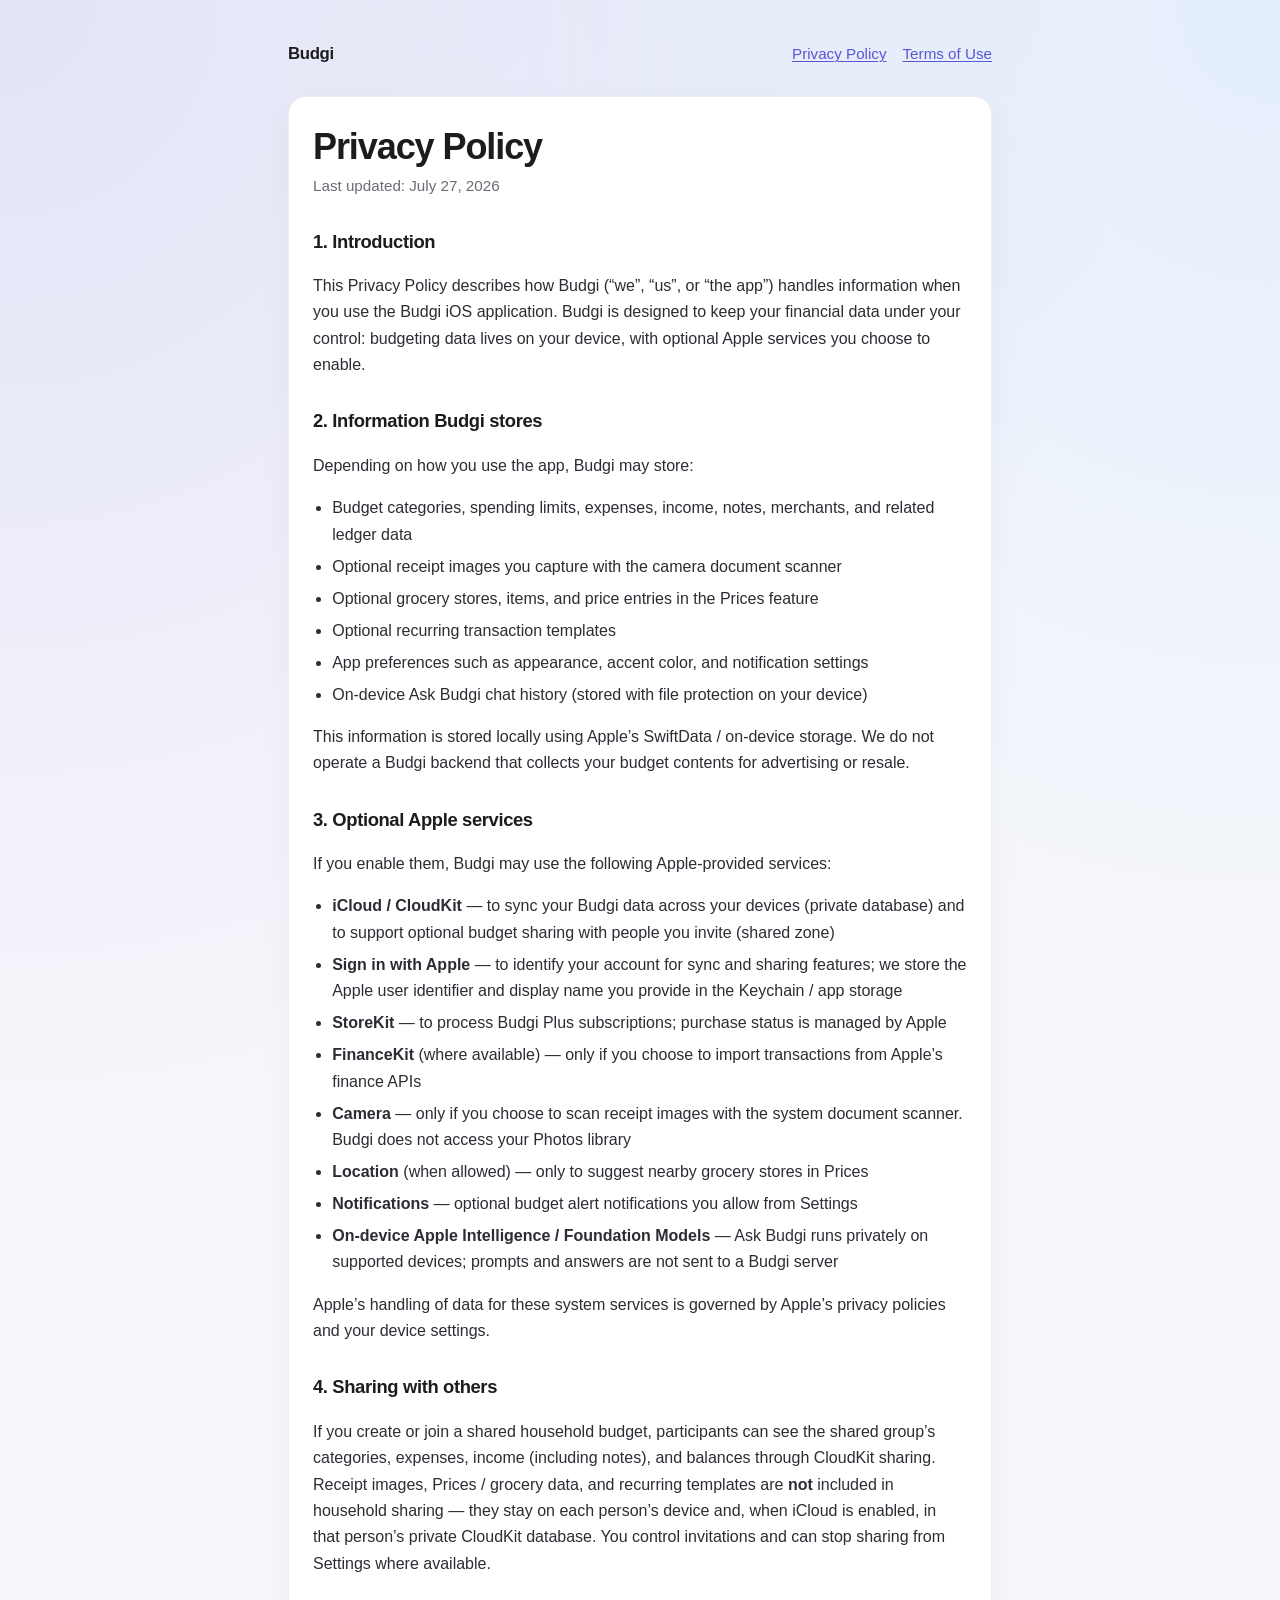
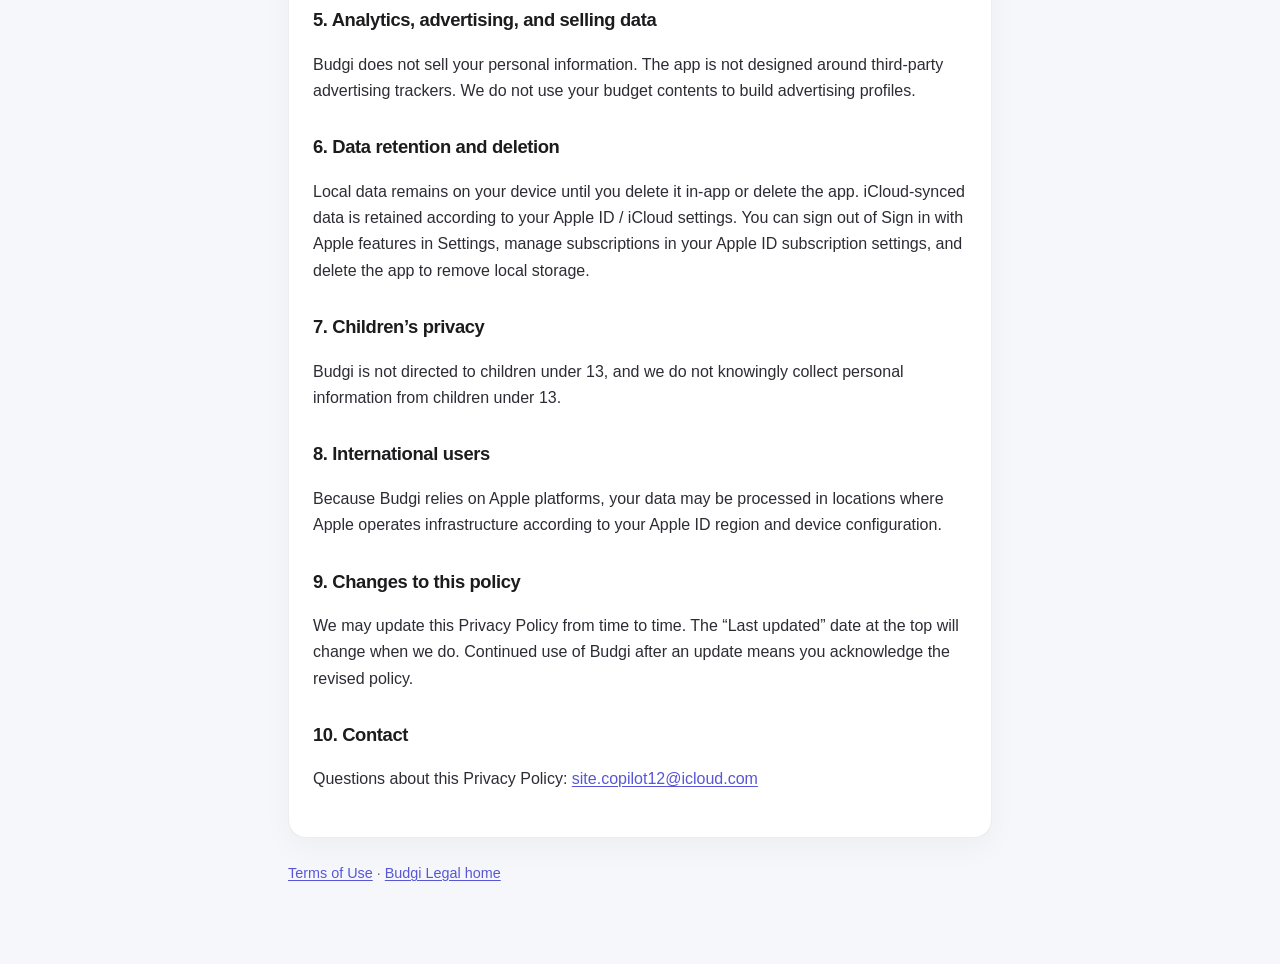
<file: index.html>
<!DOCTYPE html>
<html lang="en">
<head>
  <meta charset="UTF-8" />
  <meta name="viewport" content="width=device-width, initial-scale=1.0" />
  <title>Budgi Privacy Policy</title>
  <meta name="description" content="Privacy Policy for the Budgi budgeting iOS app." />
  <link rel="stylesheet" href="../styles.css" />
</head>
<body>
  <main class="wrap">
    <header class="site-header">
      <a class="brand" href="../">Budgi</a>
      <nav class="nav">
        <a href="../privacy/">Privacy Policy</a>
        <a href="../terms/">Terms of Use</a>
      </nav>
    </header>
    <article class="card">
      <h1>Privacy Policy</h1>
      <p class="meta">Last updated: July 27, 2026</p>
      <h2>1. Introduction</h2>
      <p>
        This Privacy Policy describes how Budgi (“we”, “us”, or “the app”) handles information when you
        use the Budgi iOS application. Budgi is designed to keep your financial data under your control:
        budgeting data lives on your device, with optional Apple services you choose to enable.
      </p>
      <h2>2. Information Budgi stores</h2>
      <p>Depending on how you use the app, Budgi may store:</p>
      <ul>
        <li>Budget categories, spending limits, expenses, income, notes, merchants, and related ledger data</li>
        <li>Optional receipt images you capture with the camera document scanner</li>
        <li>Optional grocery stores, items, and price entries in the Prices feature</li>
        <li>Optional recurring transaction templates</li>
        <li>App preferences such as appearance, accent color, and notification settings</li>
        <li>On-device Ask Budgi chat history (stored with file protection on your device)</li>
      </ul>
      <p>
        This information is stored locally using Apple’s SwiftData / on-device storage. We do not operate
        a Budgi backend that collects your budget contents for advertising or resale.
      </p>
      <h2>3. Optional Apple services</h2>
      <p>If you enable them, Budgi may use the following Apple-provided services:</p>
      <ul>
        <li><strong>iCloud / CloudKit</strong> — to sync your Budgi data across your devices (private database) and to support optional budget sharing with people you invite (shared zone)</li>
        <li><strong>Sign in with Apple</strong> — to identify your account for sync and sharing features; we store the Apple user identifier and display name you provide in the Keychain / app storage</li>
        <li><strong>StoreKit</strong> — to process Budgi Plus subscriptions; purchase status is managed by Apple</li>
        <li><strong>FinanceKit</strong> (where available) — only if you choose to import transactions from Apple’s finance APIs</li>
        <li><strong>Camera</strong> — only if you choose to scan receipt images with the system document scanner. Budgi does not access your Photos library</li>
        <li><strong>Location</strong> (when allowed) — only to suggest nearby grocery stores in Prices</li>
        <li><strong>Notifications</strong> — optional budget alert notifications you allow from Settings</li>
        <li><strong>On-device Apple Intelligence / Foundation Models</strong> — Ask Budgi runs privately on supported devices; prompts and answers are not sent to a Budgi server</li>
      </ul>
      <p>
        Apple’s handling of data for these system services is governed by Apple’s privacy policies and
        your device settings.
      </p>
      <h2>4. Sharing with others</h2>
      <p>
        If you create or join a shared household budget, participants can see the shared group’s
        categories, expenses, income (including notes), and balances through CloudKit sharing.
        Receipt images, Prices / grocery data, and recurring templates are <strong>not</strong> included
        in household sharing — they stay on each person’s device and, when iCloud is enabled, in that
        person’s private CloudKit database. You control invitations and can stop sharing from Settings
        where available.
      </p>
      <h2>5. Analytics, advertising, and selling data</h2>
      <p>
        Budgi does not sell your personal information. The app is not designed around third-party
        advertising trackers. We do not use your budget contents to build advertising profiles.
      </p>
      <h2>6. Data retention and deletion</h2>
      <p>
        Local data remains on your device until you delete it in-app or delete the app. iCloud-synced
        data is retained according to your Apple ID / iCloud settings. You can sign out of Sign in with
        Apple features in Settings, manage subscriptions in your Apple ID subscription settings, and
        delete the app to remove local storage.
      </p>
      <h2>7. Children’s privacy</h2>
      <p>
        Budgi is not directed to children under 13, and we do not knowingly collect personal information
        from children under 13.
      </p>
      <h2>8. International users</h2>
      <p>
        Because Budgi relies on Apple platforms, your data may be processed in locations where Apple
        operates infrastructure according to your Apple ID region and device configuration.
      </p>
      <h2>9. Changes to this policy</h2>
      <p>
        We may update this Privacy Policy from time to time. The “Last updated” date at the top will
        change when we do. Continued use of Budgi after an update means you acknowledge the revised policy.
      </p>
      <h2>10. Contact</h2>
      <p>
        Questions about this Privacy Policy:
        <a href="mailto:site.copilot12@icloud.com">site.copilot12@icloud.com</a>
      </p>
    </article>
    <p class="footer"><a href="../terms/">Terms of Use</a> · <a href="../">Budgi Legal home</a></p>
  </main>
</body>
</html>
</file>
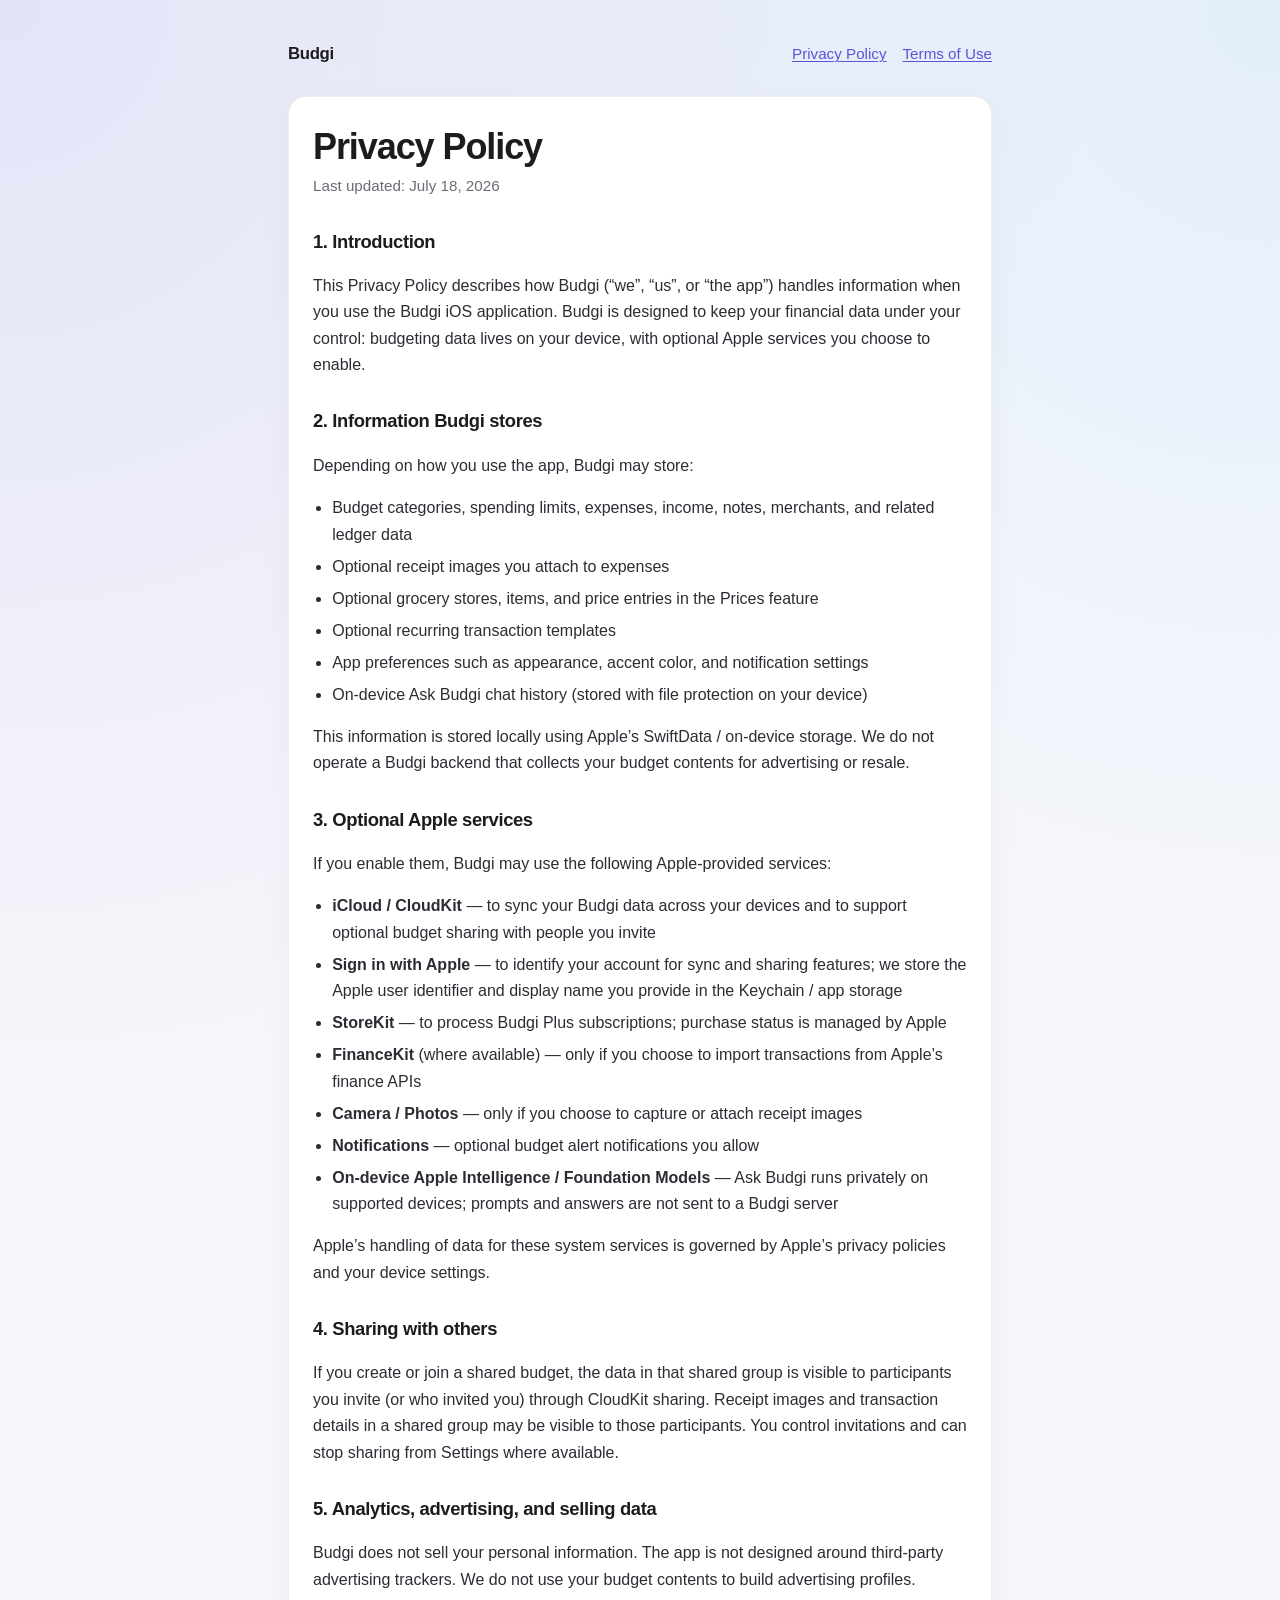
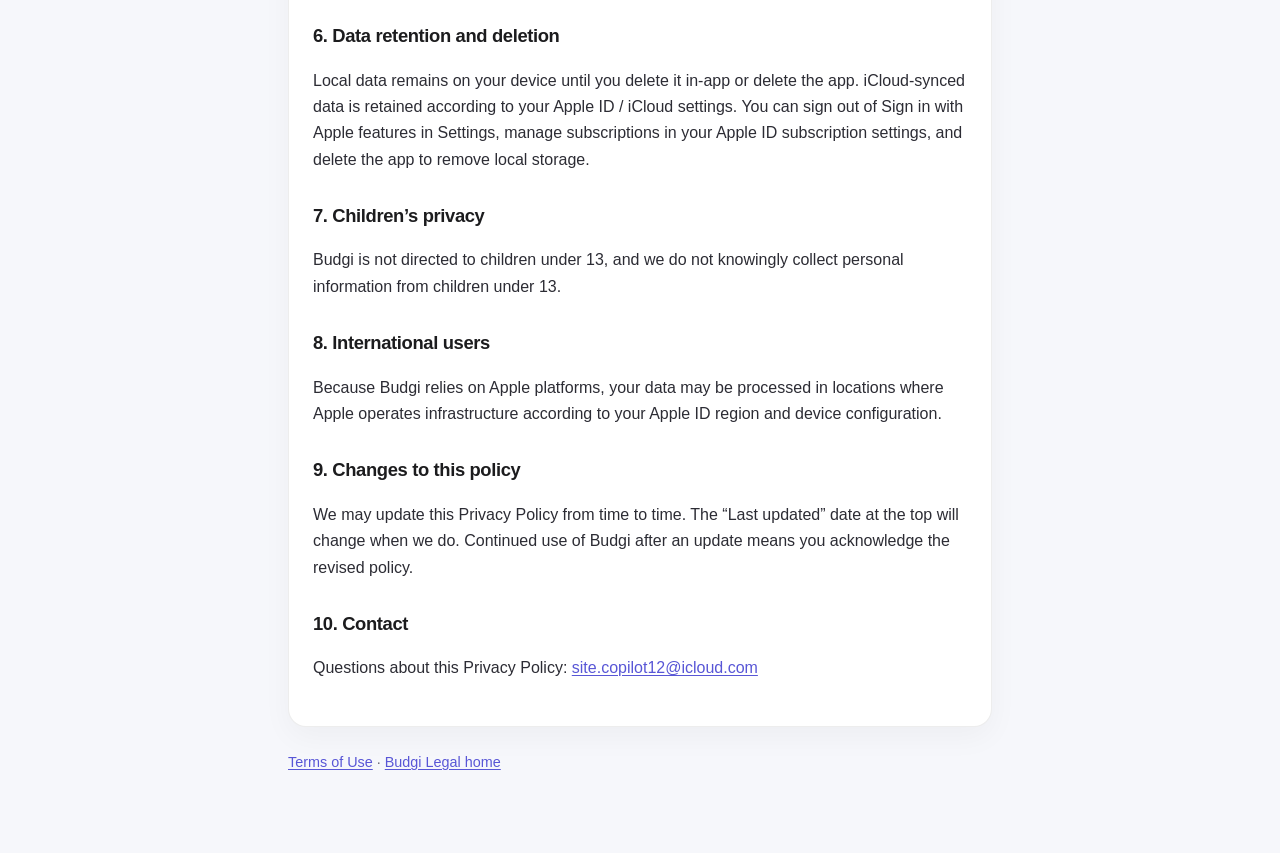
<file: privacy/index.html>
<!DOCTYPE html>
<html lang="en">
<head>
  <meta charset="UTF-8" />
  <meta name="viewport" content="width=device-width, initial-scale=1.0" />
  <title>Budgi Privacy Policy</title>
  <meta name="description" content="Privacy Policy for the Budgi budgeting iOS app." />
  <link rel="stylesheet" href="../styles.css" />
</head>
<body>
  <main class="wrap">
    <header class="site-header">
      <a class="brand" href="../">Budgi</a>
      <nav class="nav">
        <a href="../privacy/">Privacy Policy</a>
        <a href="../terms/">Terms of Use</a>
      </nav>
    </header>
    <article class="card">
      <h1>Privacy Policy</h1>
      <p class="meta">Last updated: July 18, 2026</p>
      <h2>1. Introduction</h2>
      <p>
        This Privacy Policy describes how Budgi (“we”, “us”, or “the app”) handles information when you
        use the Budgi iOS application. Budgi is designed to keep your financial data under your control:
        budgeting data lives on your device, with optional Apple services you choose to enable.
      </p>
      <h2>2. Information Budgi stores</h2>
      <p>Depending on how you use the app, Budgi may store:</p>
      <ul>
        <li>Budget categories, spending limits, expenses, income, notes, merchants, and related ledger data</li>
        <li>Optional receipt images you attach to expenses</li>
        <li>Optional grocery stores, items, and price entries in the Prices feature</li>
        <li>Optional recurring transaction templates</li>
        <li>App preferences such as appearance, accent color, and notification settings</li>
        <li>On-device Ask Budgi chat history (stored with file protection on your device)</li>
      </ul>
      <p>
        This information is stored locally using Apple’s SwiftData / on-device storage. We do not operate
        a Budgi backend that collects your budget contents for advertising or resale.
      </p>
      <h2>3. Optional Apple services</h2>
      <p>If you enable them, Budgi may use the following Apple-provided services:</p>
      <ul>
        <li><strong>iCloud / CloudKit</strong> — to sync your Budgi data across your devices and to support optional budget sharing with people you invite</li>
        <li><strong>Sign in with Apple</strong> — to identify your account for sync and sharing features; we store the Apple user identifier and display name you provide in the Keychain / app storage</li>
        <li><strong>StoreKit</strong> — to process Budgi Plus subscriptions; purchase status is managed by Apple</li>
        <li><strong>FinanceKit</strong> (where available) — only if you choose to import transactions from Apple’s finance APIs</li>
        <li><strong>Camera / Photos</strong> — only if you choose to capture or attach receipt images</li>
        <li><strong>Notifications</strong> — optional budget alert notifications you allow</li>
        <li><strong>On-device Apple Intelligence / Foundation Models</strong> — Ask Budgi runs privately on supported devices; prompts and answers are not sent to a Budgi server</li>
      </ul>
      <p>
        Apple’s handling of data for these system services is governed by Apple’s privacy policies and
        your device settings.
      </p>
      <h2>4. Sharing with others</h2>
      <p>
        If you create or join a shared budget, the data in that shared group is visible to participants
        you invite (or who invited you) through CloudKit sharing. Receipt images and transaction details
        in a shared group may be visible to those participants. You control invitations and can stop
        sharing from Settings where available.
      </p>
      <h2>5. Analytics, advertising, and selling data</h2>
      <p>
        Budgi does not sell your personal information. The app is not designed around third-party
        advertising trackers. We do not use your budget contents to build advertising profiles.
      </p>
      <h2>6. Data retention and deletion</h2>
      <p>
        Local data remains on your device until you delete it in-app or delete the app. iCloud-synced
        data is retained according to your Apple ID / iCloud settings. You can sign out of Sign in with
        Apple features in Settings, manage subscriptions in your Apple ID subscription settings, and
        delete the app to remove local storage.
      </p>
      <h2>7. Children’s privacy</h2>
      <p>
        Budgi is not directed to children under 13, and we do not knowingly collect personal information
        from children under 13.
      </p>
      <h2>8. International users</h2>
      <p>
        Because Budgi relies on Apple platforms, your data may be processed in locations where Apple
        operates infrastructure according to your Apple ID region and device configuration.
      </p>
      <h2>9. Changes to this policy</h2>
      <p>
        We may update this Privacy Policy from time to time. The “Last updated” date at the top will
        change when we do. Continued use of Budgi after an update means you acknowledge the revised policy.
      </p>
      <h2>10. Contact</h2>
      <p>
        Questions about this Privacy Policy:
        <a href="mailto:site.copilot12@icloud.com">site.copilot12@icloud.com</a>
      </p>
    </article>
    <p class="footer"><a href="../terms/">Terms of Use</a> · <a href="../">Budgi Legal home</a></p>
  </main>
</body>
</html>
</file>
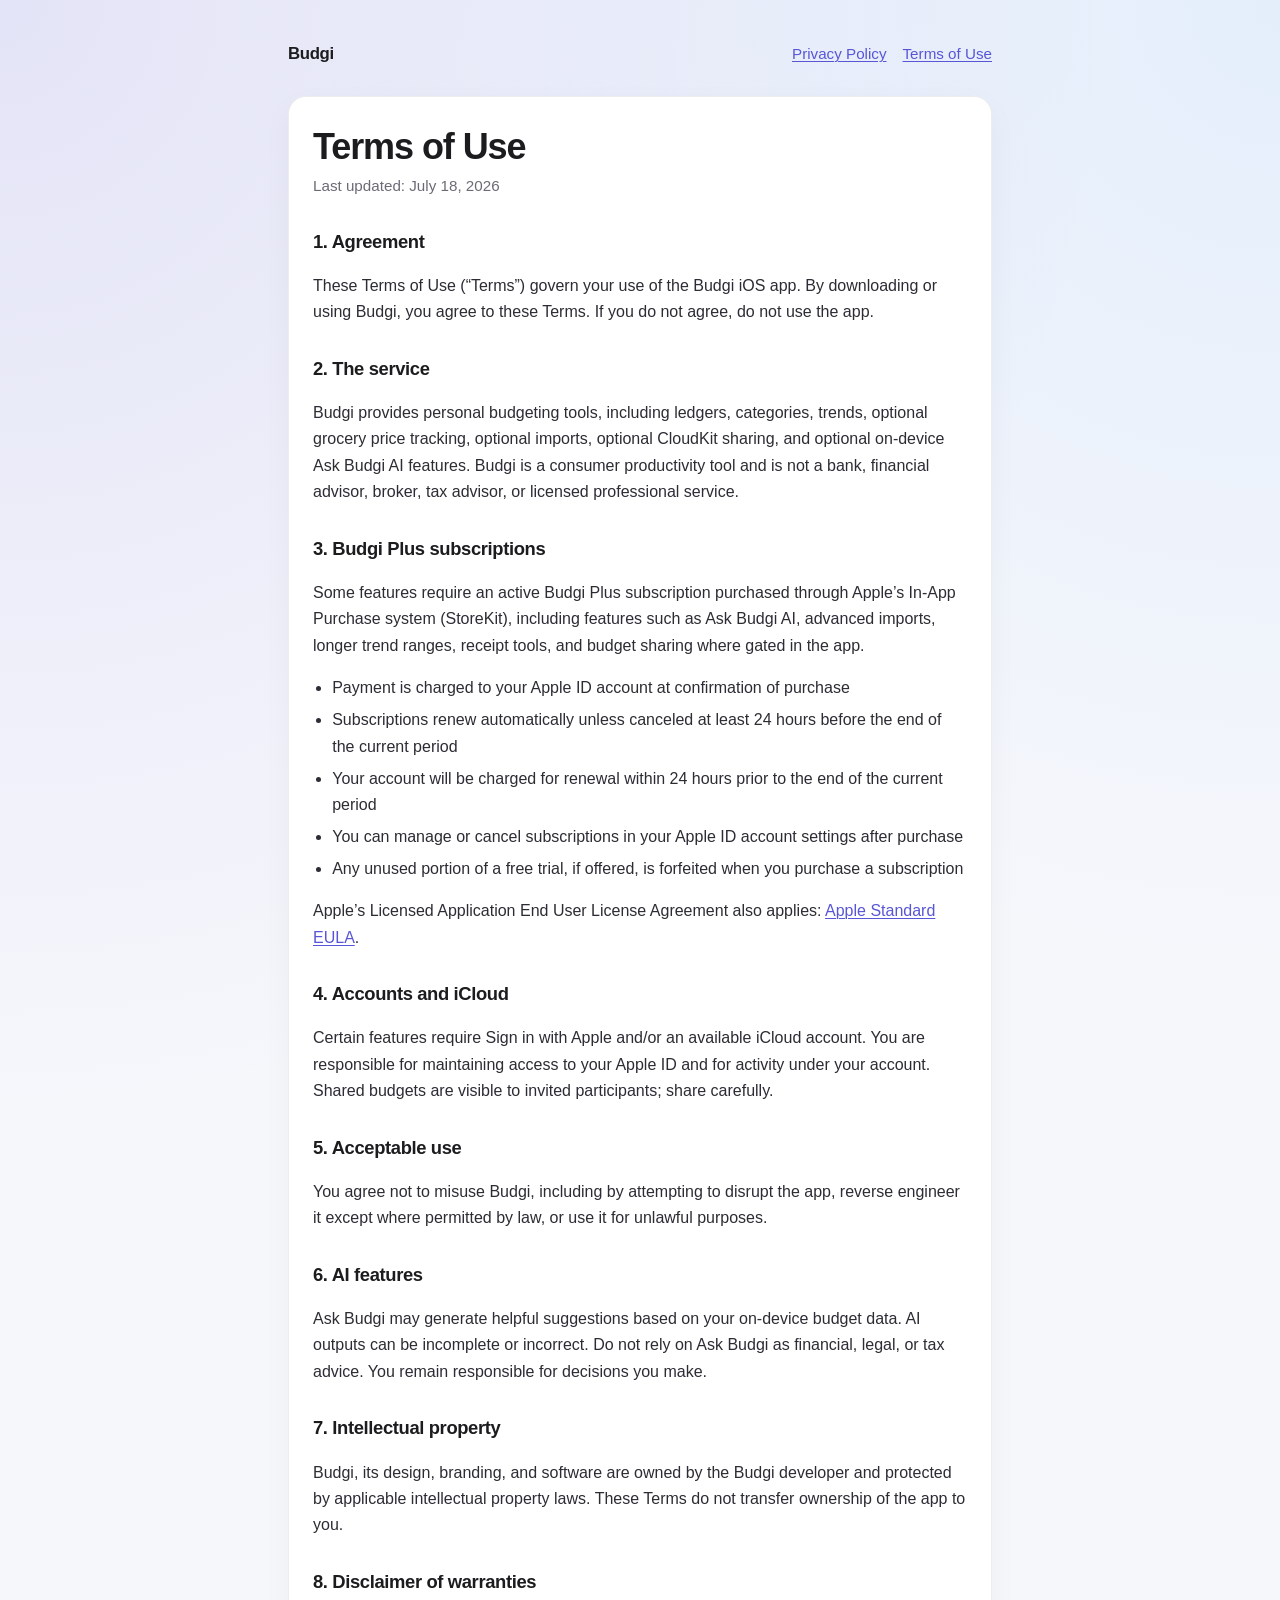
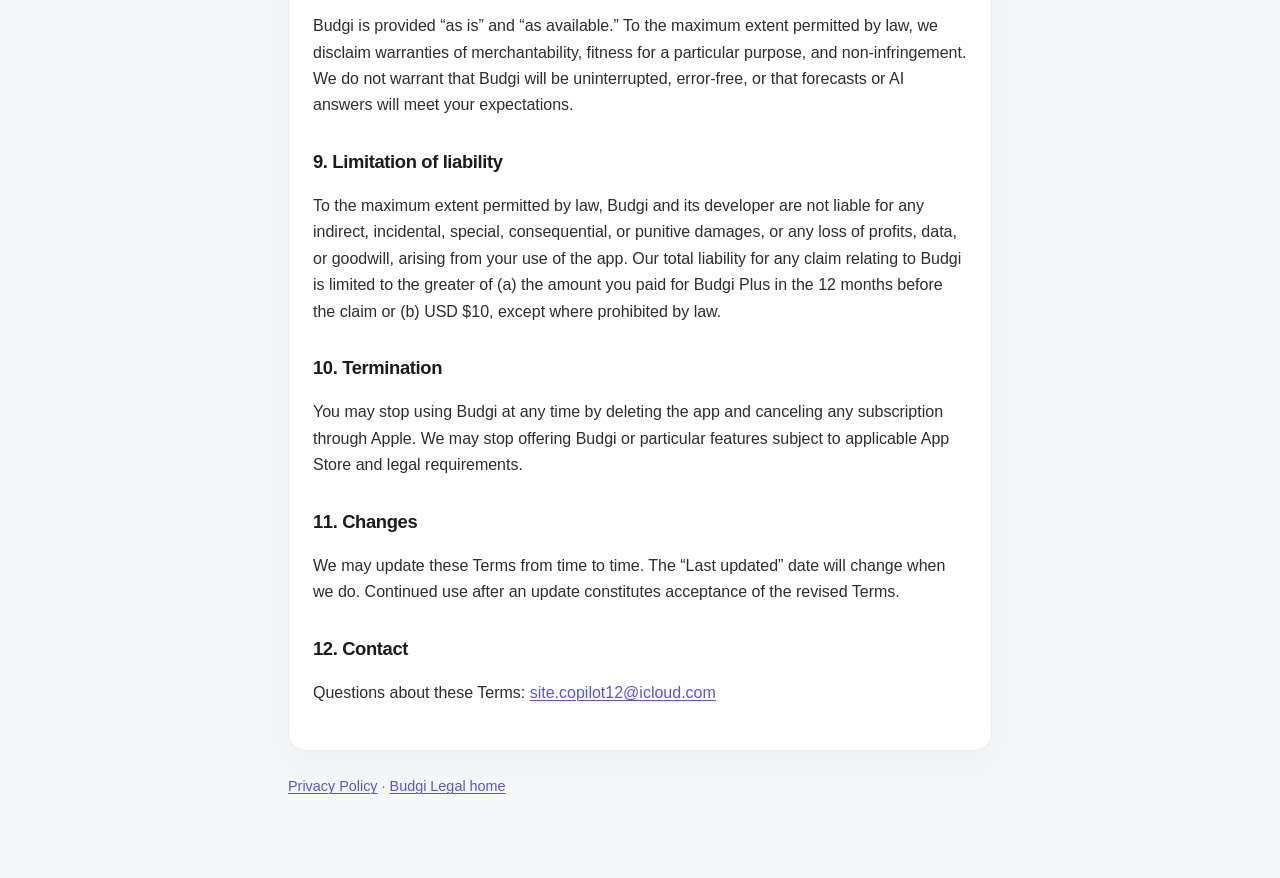
<file: terms/index.html>
<!DOCTYPE html>
<html lang="en">
<head>
  <meta charset="UTF-8" />
  <meta name="viewport" content="width=device-width, initial-scale=1.0" />
  <title>Budgi Terms of Use</title>
  <meta name="description" content="Terms of Use for the Budgi budgeting iOS app and Budgi Plus subscriptions." />
  <link rel="stylesheet" href="../styles.css" />
</head>
<body>
  <main class="wrap">
    <header class="site-header">
      <a class="brand" href="../">Budgi</a>
      <nav class="nav">
        <a href="../privacy/">Privacy Policy</a>
        <a href="../terms/">Terms of Use</a>
      </nav>
    </header>
    <article class="card">
      <h1>Terms of Use</h1>
      <p class="meta">Last updated: July 18, 2026</p>
      <h2>1. Agreement</h2>
      <p>
        These Terms of Use (“Terms”) govern your use of the Budgi iOS app. By downloading or using Budgi,
        you agree to these Terms. If you do not agree, do not use the app.
      </p>
      <h2>2. The service</h2>
      <p>
        Budgi provides personal budgeting tools, including ledgers, categories, trends, optional grocery
        price tracking, optional imports, optional CloudKit sharing, and optional on-device Ask Budgi AI
        features. Budgi is a consumer productivity tool and is not a bank, financial advisor, broker, tax
        advisor, or licensed professional service.
      </p>
      <h2>3. Budgi Plus subscriptions</h2>
      <p>
        Some features require an active Budgi Plus subscription purchased through Apple’s In-App Purchase
        system (StoreKit), including features such as Ask Budgi AI, advanced imports, longer trend ranges,
        receipt tools, and budget sharing where gated in the app.
      </p>
      <ul>
        <li>Payment is charged to your Apple ID account at confirmation of purchase</li>
        <li>Subscriptions renew automatically unless canceled at least 24 hours before the end of the current period</li>
        <li>Your account will be charged for renewal within 24 hours prior to the end of the current period</li>
        <li>You can manage or cancel subscriptions in your Apple ID account settings after purchase</li>
        <li>Any unused portion of a free trial, if offered, is forfeited when you purchase a subscription</li>
      </ul>
      <p>
        Apple’s Licensed Application End User License Agreement also applies:
        <a href="https://www.apple.com/legal/internet-services/itunes/dev/stdeula/">Apple Standard EULA</a>.
      </p>
      <h2>4. Accounts and iCloud</h2>
      <p>
        Certain features require Sign in with Apple and/or an available iCloud account. You are responsible
        for maintaining access to your Apple ID and for activity under your account. Shared budgets are
        visible to invited participants; share carefully.
      </p>
      <h2>5. Acceptable use</h2>
      <p>You agree not to misuse Budgi, including by attempting to disrupt the app, reverse engineer it except where permitted by law, or use it for unlawful purposes.</p>
      <h2>6. AI features</h2>
      <p>
        Ask Budgi may generate helpful suggestions based on your on-device budget data. AI outputs can be
        incomplete or incorrect. Do not rely on Ask Budgi as financial, legal, or tax advice. You remain
        responsible for decisions you make.
      </p>
      <h2>7. Intellectual property</h2>
      <p>
        Budgi, its design, branding, and software are owned by the Budgi developer and protected by
        applicable intellectual property laws. These Terms do not transfer ownership of the app to you.
      </p>
      <h2>8. Disclaimer of warranties</h2>
      <p>
        Budgi is provided “as is” and “as available.” To the maximum extent permitted by law, we disclaim
        warranties of merchantability, fitness for a particular purpose, and non-infringement. We do not
        warrant that Budgi will be uninterrupted, error-free, or that forecasts or AI answers will meet
        your expectations.
      </p>
      <h2>9. Limitation of liability</h2>
      <p>
        To the maximum extent permitted by law, Budgi and its developer are not liable for any indirect,
        incidental, special, consequential, or punitive damages, or any loss of profits, data, or goodwill,
        arising from your use of the app. Our total liability for any claim relating to Budgi is limited to
        the greater of (a) the amount you paid for Budgi Plus in the 12 months before the claim or (b) USD $10,
        except where prohibited by law.
      </p>
      <h2>10. Termination</h2>
      <p>
        You may stop using Budgi at any time by deleting the app and canceling any subscription through Apple.
        We may stop offering Budgi or particular features subject to applicable App Store and legal requirements.
      </p>
      <h2>11. Changes</h2>
      <p>
        We may update these Terms from time to time. The “Last updated” date will change when we do.
        Continued use after an update constitutes acceptance of the revised Terms.
      </p>
      <h2>12. Contact</h2>
      <p>
        Questions about these Terms:
        <a href="mailto:site.copilot12@icloud.com">site.copilot12@icloud.com</a>
      </p>
    </article>
    <p class="footer"><a href="../privacy/">Privacy Policy</a> · <a href="../">Budgi Legal home</a></p>
  </main>
</body>
</html>
</file>
<file: styles.css>
:root {
  --bg: #f6f7fb;
  --surface: #ffffff;
  --text: #1c1c1e;
  --muted: #6b6b76;
  --accent: #5856d6;
  --border: rgba(28, 28, 30, 0.08);
  --max: 44rem;
}
* { box-sizing: border-box; }
html { color-scheme: light; }
body {
  margin: 0;
  font-family: -apple-system, BlinkMacSystemFont, "Segoe UI", Roboto, Helvetica, Arial, sans-serif;
  background:
    radial-gradient(circle at top left, rgba(88, 86, 214, 0.12), transparent 40%),
    radial-gradient(circle at top right, rgba(10, 132, 255, 0.08), transparent 35%),
    var(--bg);
  color: var(--text);
  line-height: 1.65;
}
a { color: var(--accent); text-decoration-thickness: 1px; text-underline-offset: 2px; }
a:hover { text-decoration: none; }
.wrap { width: min(100% - 2rem, var(--max)); margin: 0 auto; padding: 2.5rem 0 4rem; }
.site-header { display: flex; justify-content: space-between; align-items: baseline; gap: 1rem; margin-bottom: 1.75rem; }
.brand { font-weight: 700; font-size: 1.05rem; letter-spacing: -0.02em; color: var(--text); text-decoration: none; }
.nav { display: flex; gap: 1rem; flex-wrap: wrap; font-size: 0.95rem; }
.card { background: var(--surface); border: 1px solid var(--border); border-radius: 18px; padding: 1.75rem 1.5rem; box-shadow: 0 10px 30px rgba(28, 28, 30, 0.04); }
h1 { margin: 0 0 0.35rem; font-size: clamp(1.75rem, 4vw, 2.25rem); letter-spacing: -0.03em; line-height: 1.2; }
.meta { color: var(--muted); margin: 0 0 1.5rem; font-size: 0.95rem; }
h2 { margin: 1.75rem 0 0.55rem; font-size: 1.15rem; letter-spacing: -0.02em; }
p, li { color: #2c2c34; }
ul { padding-left: 1.2rem; }
li + li { margin-top: 0.35rem; }
.hero-links { display: grid; gap: 0.85rem; margin-top: 1.5rem; }
.hero-link { display: block; padding: 1rem 1.1rem; border-radius: 14px; border: 1px solid var(--border); background: #fafafe; text-decoration: none; color: inherit; }
.hero-link strong { display: block; color: var(--accent); margin-bottom: 0.2rem; }
.hero-link span { color: var(--muted); font-size: 0.95rem; }
.footer { margin-top: 1.5rem; color: var(--muted); font-size: 0.9rem; }
@media (max-width: 560px) {
  .site-header { flex-direction: column; align-items: flex-start; }
  .card { padding: 1.35rem 1.1rem; }
}
</file>
